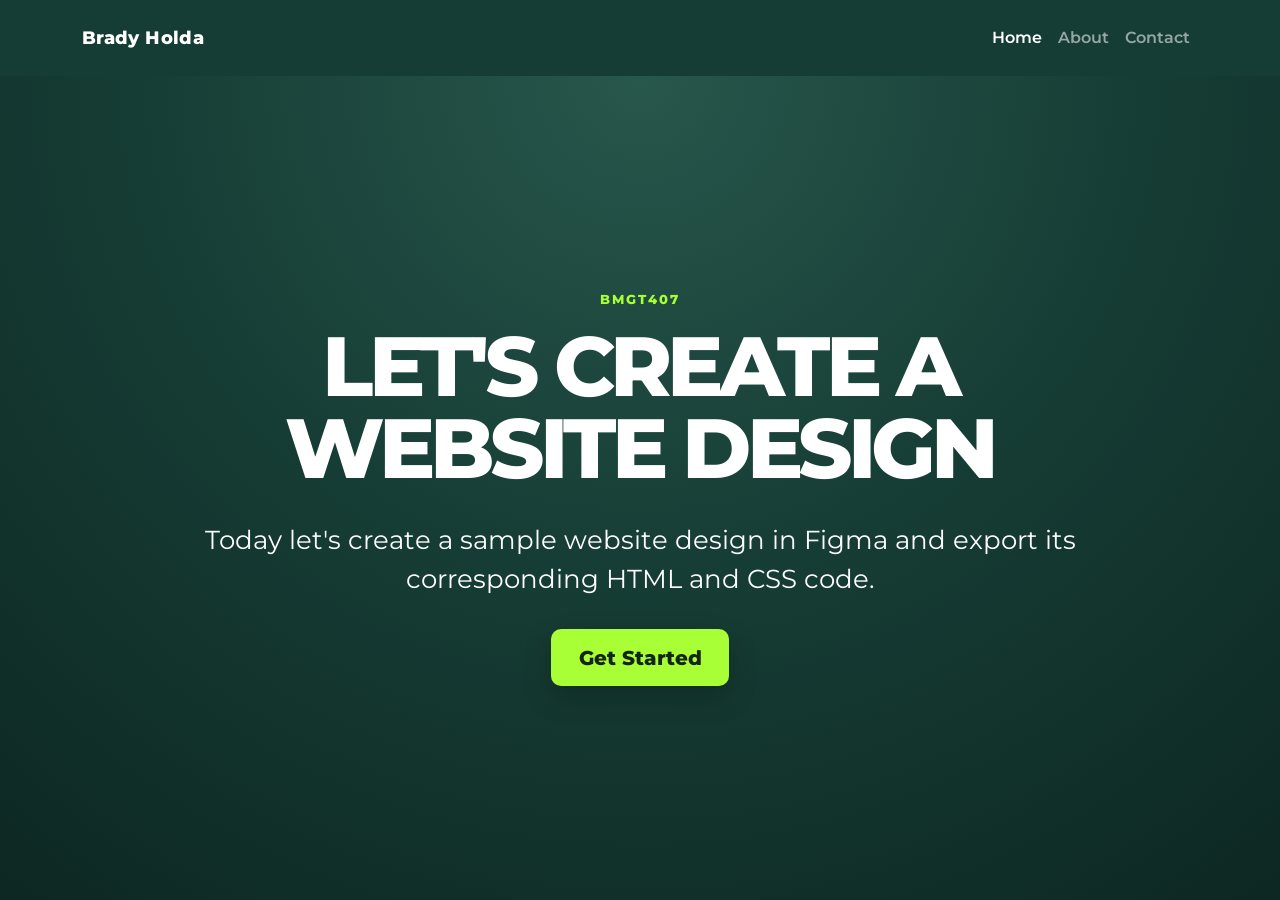
<file: index.html>
<!doctype html>
<html lang="en">
  <head>
    <meta charset="utf-8">
    <meta name="viewport" content="width=device-width, initial-scale=1">
    <title>Brady Holda | BMGT407</title>
    <link href="https://cdn.jsdelivr.net/npm/bootstrap@5.3.0/dist/css/bootstrap.min.css" rel="stylesheet">
    <link rel="stylesheet" href="css/styles.css">
  </head>
  <body>
    <nav class="navbar navbar-expand-lg navbar-dark site-nav">
      <div class="container">
        <a class="navbar-brand" href="index.html">Brady Holda</a>
        <button class="navbar-toggler" type="button" data-bs-toggle="collapse" data-bs-target="#navbarNav" aria-controls="navbarNav" aria-expanded="false" aria-label="Toggle navigation">
          <span class="navbar-toggler-icon"></span>
        </button>
        <div class="collapse navbar-collapse" id="navbarNav">
          <ul class="navbar-nav ms-auto">
            <li class="nav-item"><a class="nav-link active" aria-current="page" href="index.html">Home</a></li>
            <li class="nav-item"><a class="nav-link" href="about.html">About</a></li>
            <li class="nav-item"><a class="nav-link" href="contact.html">Contact</a></li>
          </ul>
        </div>
      </div>
    </nav>

    <main class="hero d-flex align-items-center text-center">
      <div class="container">
        <div class="row justify-content-center">
          <div class="col-lg-10">
            <p class="eyebrow">BMGT407</p>
            <h1>LET'S CREATE A WEBSITE DESIGN</h1>
            <p class="hero-copy">Today let's create a sample website design in Figma and export its corresponding HTML and CSS code.</p>
            <a class="btn btn-accent btn-lg" href="about.html">Get Started</a>
          </div>
        </div>
      </div>
    </main>

    <script src="https://cdn.jsdelivr.net/npm/bootstrap@5.3.0/dist/js/bootstrap.bundle.min.js"></script>
  </body>
</html>
</file>
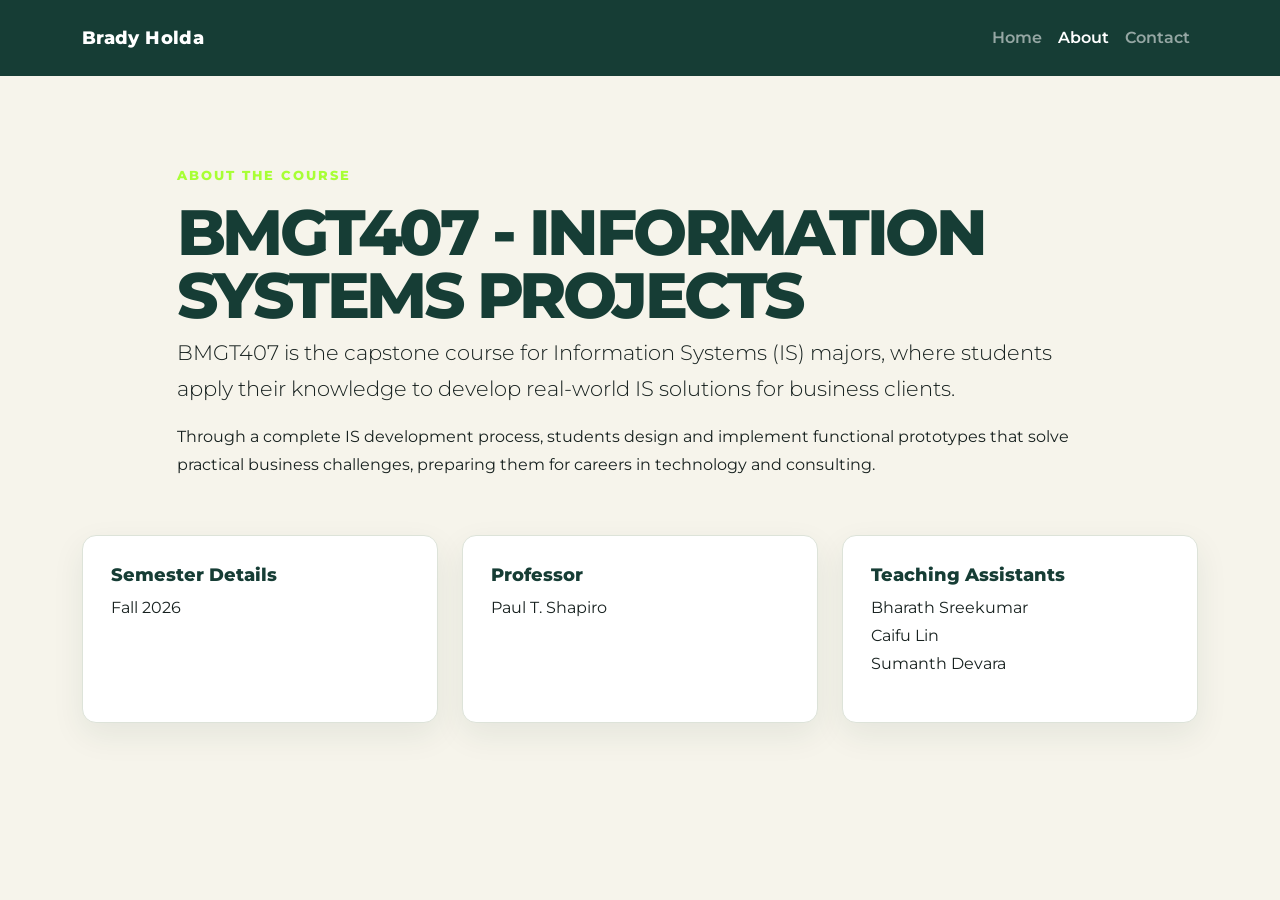
<file: about.html>
<!doctype html>
<html lang="en">
  <head>
    <meta charset="utf-8">
    <meta name="viewport" content="width=device-width, initial-scale=1">
    <title>About | Brady Holda</title>
    <link href="https://cdn.jsdelivr.net/npm/bootstrap@5.3.0/dist/css/bootstrap.min.css" rel="stylesheet">
    <link rel="stylesheet" href="css/styles2.css">
  </head>
  <body>
    <nav class="navbar navbar-expand-lg navbar-dark site-nav">
      <div class="container">
        <a class="navbar-brand" href="index.html">Brady Holda</a>
        <button class="navbar-toggler" type="button" data-bs-toggle="collapse" data-bs-target="#navbarNav" aria-controls="navbarNav" aria-expanded="false" aria-label="Toggle navigation"><span class="navbar-toggler-icon"></span></button>
        <div class="collapse navbar-collapse" id="navbarNav"><ul class="navbar-nav ms-auto"><li class="nav-item"><a class="nav-link" href="index.html">Home</a></li><li class="nav-item"><a class="nav-link active" aria-current="page" href="about.html">About</a></li><li class="nav-item"><a class="nav-link" href="contact.html">Contact</a></li></ul></div>
      </div>
    </nav>

    <main class="page-content">
      <div class="container">
        <div class="row justify-content-center">
          <div class="col-lg-10">
            <p class="eyebrow">About the Course</p>
            <h1>BMGT407 - INFORMATION SYSTEMS PROJECTS</h1>
            <p class="lead">BMGT407 is the capstone course for Information Systems (IS) majors, where students apply their knowledge to develop real-world IS solutions for business clients.</p>
            <p>Through a complete IS development process, students design and implement functional prototypes that solve practical business challenges, preparing them for careers in technology and consulting.</p>
          </div>
        </div>
        <div class="row g-4 mt-3 justify-content-center">
          <div class="col-md-4"><section class="info-card h-100"><h2>Semester Details</h2><p>Fall 2026</p></section></div>
          <div class="col-md-4"><section class="info-card h-100"><h2>Professor</h2><p>Paul T. Shapiro</p></section></div>
          <div class="col-md-4"><section class="info-card h-100"><h2>Teaching Assistants</h2><p>Bharath Sreekumar<br>Caifu Lin<br>Sumanth Devara</p></section></div>
        </div>
      </div>
    </main>

    <script src="https://cdn.jsdelivr.net/npm/bootstrap@5.3.0/dist/js/bootstrap.bundle.min.js"></script>
  </body>
</html>
</file>
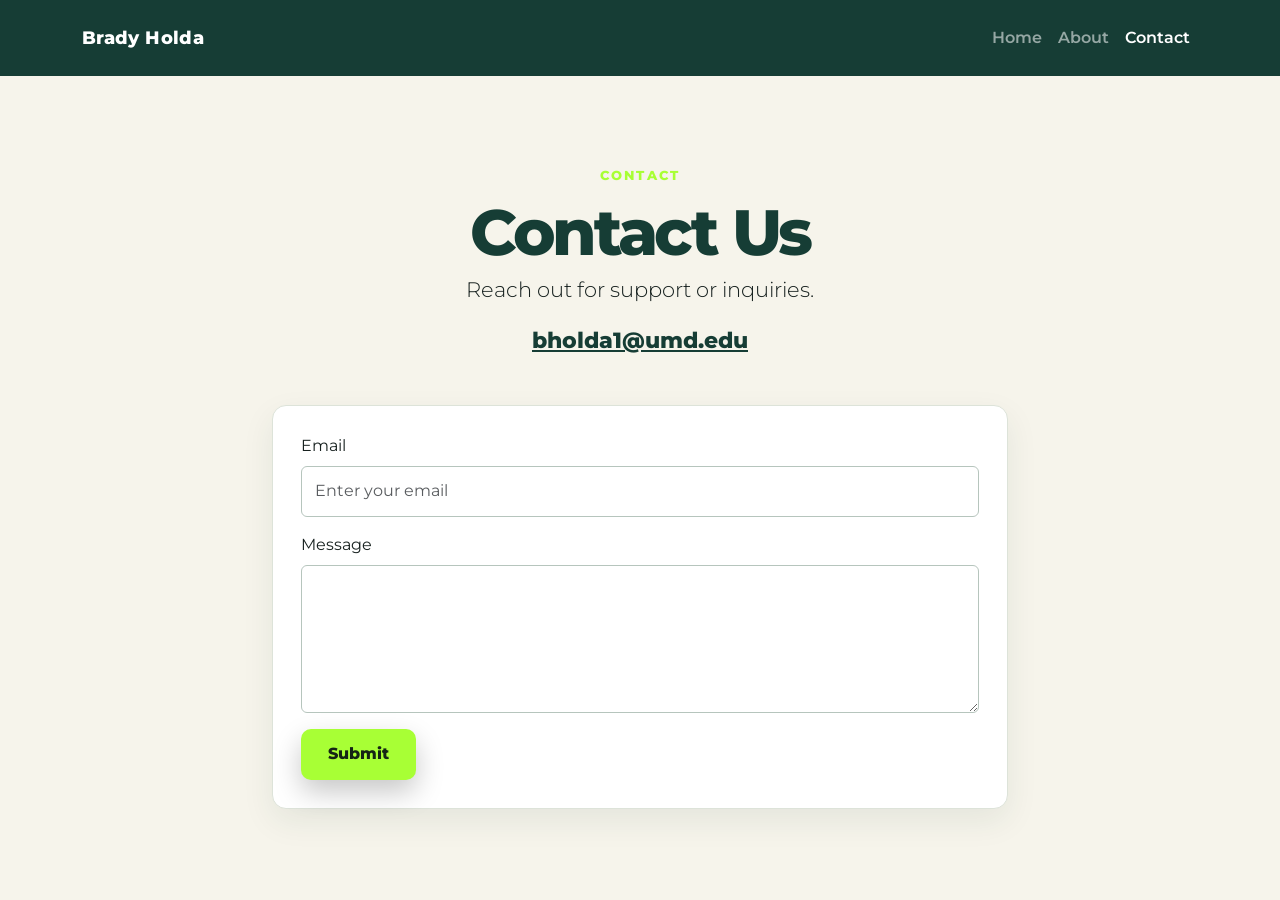
<file: contact.html>
<!doctype html>
<html lang="en">
  <head>
    <meta charset="utf-8">
    <meta name="viewport" content="width=device-width, initial-scale=1">
    <title>Contact | Brady Holda</title>
    <link href="https://cdn.jsdelivr.net/npm/bootstrap@5.3.0/dist/css/bootstrap.min.css" rel="stylesheet">
    <link rel="stylesheet" href="css/styles3.css">
  </head>
  <body>
    <nav class="navbar navbar-expand-lg navbar-dark site-nav">
      <div class="container">
        <a class="navbar-brand" href="index.html">Brady Holda</a>
        <button class="navbar-toggler" type="button" data-bs-toggle="collapse" data-bs-target="#navbarNav" aria-controls="navbarNav" aria-expanded="false" aria-label="Toggle navigation"><span class="navbar-toggler-icon"></span></button>
        <div class="collapse navbar-collapse" id="navbarNav"><ul class="navbar-nav ms-auto"><li class="nav-item"><a class="nav-link" href="index.html">Home</a></li><li class="nav-item"><a class="nav-link" href="about.html">About</a></li><li class="nav-item"><a class="nav-link active" aria-current="page" href="contact.html">Contact</a></li></ul></div>
      </div>
    </nav>

    <main class="page-content">
      <div class="container">
        <div class="row justify-content-center text-center"><div class="col-lg-8"><p class="eyebrow">Contact</p><h1>Contact Us</h1><p class="lead">Reach out for support or inquiries.</p><a class="contact-email" href="mailto:bholda1@umd.edu">bholda1@umd.edu</a></div></div>
        <div class="row justify-content-center mt-5"><div class="col-lg-8"><form class="contact-form" action="#" method="post"><div class="mb-3"><label for="email" class="form-label">Email</label><input type="email" class="form-control" id="email" placeholder="Enter your email"></div><div class="mb-3"><label for="message" class="form-label">Message</label><textarea class="form-control" id="message" rows="5"></textarea></div><button type="submit" class="btn btn-accent">Submit</button></form></div></div>
      </div>
    </main>

    <script src="https://cdn.jsdelivr.net/npm/bootstrap@5.3.0/dist/js/bootstrap.bundle.min.js"></script>
  </body>
</html>
</file>
<file: css/styles.css>
@import url('https://fonts.googleapis.com/css2?family=Montserrat:wght@400;500;600;700;800&display=swap');

:root { --ink: #17211f; --forest: #163d35; --cream: #f6f4eb; --accent: #a8ff35; --muted: #52615e; }
* { box-sizing: border-box; }
body { margin: 0; background: var(--cream); color: var(--ink); font-family: Montserrat, Arial, sans-serif; }
.site-nav { background: var(--forest); min-height: 76px; }
.navbar-brand { font-size: 1.15rem; font-weight: 800; letter-spacing: .02em; }
.nav-link { font-weight: 600; }
.hero { min-height: calc(100vh - 76px); background: radial-gradient(circle at 50% 0%, #28574c 0%, var(--forest) 48%, #0d2722 100%); color: #fff; padding: 96px 0; }
.eyebrow { color: var(--accent); font-size: .8rem; font-weight: 800; letter-spacing: .16em; text-transform: uppercase; }
h1 { font-size: clamp(2.7rem, 7vw, 5.25rem); font-weight: 800; letter-spacing: -.055em; line-height: .98; }
.hero-copy { font-size: clamp(1.1rem, 2.4vw, 1.6rem); line-height: 1.55; margin: 30px auto; max-width: 900px; }
.btn-accent { background: var(--accent); border: 0; border-radius: 10px; box-shadow: 0 12px 28px rgba(0, 0, 0, .22); color: #152515; font-weight: 800; padding: .85rem 1.7rem; }
.btn-accent:hover, .btn-accent:focus { background: #c0ff67; color: #152515; }
.page-content { min-height: calc(100vh - 76px); padding: 90px 0; }
.page-content h1 { font-size: clamp(2.3rem, 5vw, 4.4rem); color: var(--forest); }
.lead { font-size: 1.3rem; line-height: 1.65; }
.page-content p:not(.eyebrow) { line-height: 1.75; }
.info-card, .contact-form { background: #fff; border: 1px solid #dde3d9; border-radius: 14px; box-shadow: 0 12px 32px rgba(22, 61, 53, .08); padding: 1.75rem; }
.info-card h2 { color: var(--forest); font-size: 1.1rem; font-weight: 800; }
.contact-email { color: var(--forest); font-size: 1.35rem; font-weight: 800; }
.form-control { border-color: #b6c5bd; padding: .8rem; }
.form-control:focus { border-color: var(--forest); box-shadow: 0 0 0 .25rem rgba(22, 61, 53, .16); }
@media (max-width: 767.98px) { .page-content { padding: 60px 0; } .hero { padding: 72px 0; } }
</file>
<file: css/styles2.css>
@import url('styles.css');
</file>
<file: css/styles3.css>
@import url('styles.css');
</file>
